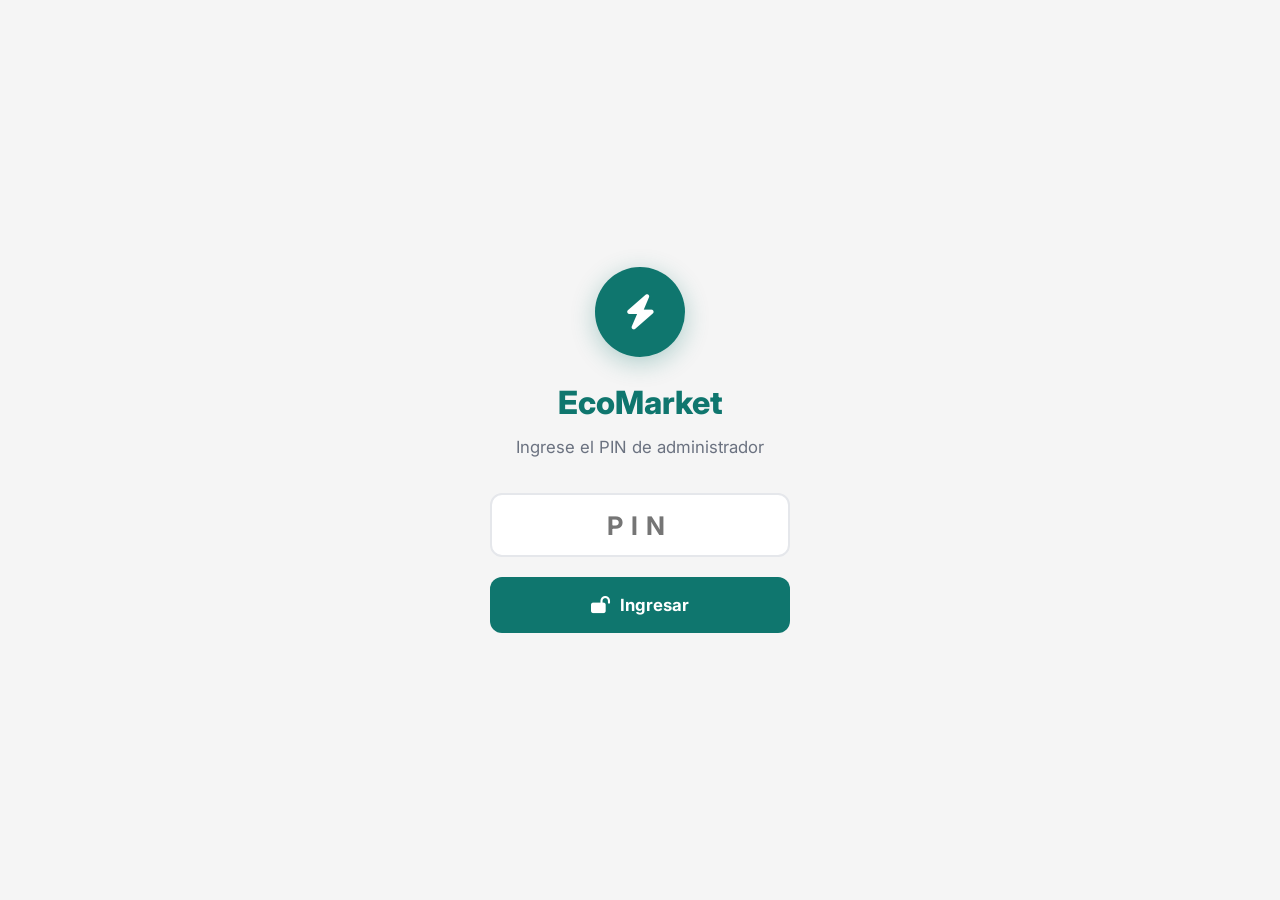
<file: admin.html>
<!DOCTYPE html>
<html lang="es">
<head>
  <meta charset="UTF-8">
  <meta name="viewport" content="width=device-width, initial-scale=1.0, maximum-scale=1.0, user-scalable=no">
  <title>EcoMarket - Admin</title>
  <link href="https://fonts.googleapis.com/css2?family=Inter:wght@400;500;600;700;800&display=swap" rel="stylesheet">
  <link rel="stylesheet" href="https://cdnjs.cloudflare.com/ajax/libs/font-awesome/6.5.1/css/all.min.css">
  <link rel="stylesheet" href="css/admin.css">
  <link rel="manifest" href="manifest.json">
  <meta name="apple-mobile-web-app-capable" content="yes">
  <meta name="apple-mobile-web-app-status-bar-style" content="black-translucent">
  <meta name="theme-color" content="#0f766e">
</head>
<body>

  <!-- ===== PIN LOGIN ===== -->
  <div id="loginView" class="view">
    <div class="login-box">
      <div class="login-logo"><i class="fas fa-bolt"></i></div>
      <h1>EcoMarket</h1>
      <p class="login-subtitle" data-i18n="admin.enterPin">Ingrese el PIN de administrador</p>
      <div id="loginAlert" class="admin-alert" style="display:none"></div>
      <input type="password" id="pinInput" class="pin-input" maxlength="20" placeholder="PIN" inputmode="numeric" autocomplete="off">
      <button class="admin-btn admin-btn-primary" onclick="verifyPin()">
        <i class="fas fa-lock-open"></i> <span data-i18n="admin.enter">Ingresar</span>
      </button>
    </div>
  </div>

  <!-- ===== ADMIN PANEL ===== -->
  <div id="panelView" class="view" style="display:none">

    <!-- Header -->
    <header class="admin-header">
      <div class="admin-header-inner">
        <div class="admin-brand">
          <i class="fas fa-bolt"></i> Eco<strong>Market</strong>
          <span class="admin-badge">Admin</span>
        </div>
        <div class="admin-header-actions">
          <div class="lang-switch">
            <button class="lang-btn active" onclick="setAdminLang('es')">ES</button>
            <button class="lang-btn" onclick="setAdminLang('en')">EN</button>
          </div>
          <button class="admin-btn-icon" onclick="adminLogout()" title="Salir">
            <i class="fas fa-sign-out-alt"></i>
          </button>
        </div>
      </div>
    </header>

    <!-- Stats -->
    <div class="stats-row">
      <div class="stat-card">
        <div class="stat-number" id="statTotal">0</div>
        <div class="stat-label" data-i18n="admin.totalProducts">Total productos</div>
      </div>
      <div class="stat-card stat-active">
        <div class="stat-number" id="statActive">0</div>
        <div class="stat-label" data-i18n="admin.active">Activos</div>
      </div>
      <div class="stat-card stat-paused">
        <div class="stat-number" id="statPaused">0</div>
        <div class="stat-label" data-i18n="admin.paused">Pausados</div>
      </div>
    </div>

    <!-- Tabs -->
    <div class="admin-tabs">
      <button class="admin-tab active" id="tabProducts" onclick="showTab('products')">
        <i class="fas fa-box"></i> <span data-i18n="admin.products">Productos</span>
      </button>
      <button class="admin-tab" id="tabAdd" onclick="showTab('add')">
        <i class="fas fa-plus-circle"></i> <span data-i18n="admin.addNew">Agregar</span>
      </button>
    </div>

    <!-- Products List -->
    <div id="productsView" class="admin-content">
      <div class="admin-search">
        <input type="text" id="adminSearch" placeholder="Buscar producto..." data-i18n-placeholder="admin.search" oninput="filterAdminProducts()">
      </div>
      <div id="adminProductsList"></div>
    </div>

    <!-- Add/Edit Form -->
    <div id="formView" class="admin-content" style="display:none">
      <h2 id="formTitle" data-i18n="admin.addProduct">Agregar producto</h2>
      <div id="formAlert" class="admin-alert" style="display:none"></div>
      <form id="adminForm" onsubmit="handleAdminSubmit(event)">
        <input type="hidden" id="editId" value="">

        <div class="admin-field">
          <label data-i18n="admin.title">Título *</label>
          <input type="text" id="fTitle" required placeholder="Ej: Tesla Model 3 2023">
        </div>

        <div class="admin-field">
          <label data-i18n="admin.price">Precio (USD) *</label>
          <input type="number" id="fPrice" required min="1" step="0.01" inputmode="decimal">
        </div>

        <div class="admin-field">
          <label data-i18n="admin.category">Categoría</label>
          <select id="fCategory">
            <option value="autos">Autos eléctricos</option>
            <option value="motos">Motos eléctricas</option>
            <option value="bicicletas">Bicicletas eléctricas</option>
            <option value="scooters">Scooters</option>
            <option value="repuestos">Repuestos</option>
            <option value="accesorios">Accesorios</option>
          </select>
        </div>

        <div class="admin-field">
          <label data-i18n="admin.condition">Condición</label>
          <select id="fCondition">
            <option value="new">Nuevo</option>
            <option value="used">Usado</option>
          </select>
        </div>

        <div class="admin-field">
          <label data-i18n="admin.brand">Marca</label>
          <input type="text" id="fBrand" placeholder="Ej: Tesla, BYD, Xiaomi">
        </div>

        <div class="admin-field">
          <label data-i18n="admin.model">Modelo</label>
          <input type="text" id="fModel" placeholder="Ej: Model 3, Dolphin">
        </div>

        <div class="admin-field">
          <label data-i18n="admin.photo">Foto</label>
          <div class="photo-upload-area">
            <button type="button" class="photo-upload-btn" onclick="document.getElementById('fPhotoFile').click()">
              <i class="fas fa-camera"></i>
              <span data-i18n="admin.takePhoto">Tomar foto o elegir imagen</span>
            </button>
            <input type="file" id="fPhotoFile" accept="image/*" capture="environment" style="display:none" onchange="handlePhotoUpload(this)">
            <div class="photo-divider"><span data-i18n="admin.orPasteUrl">o pegar URL</span></div>
            <input type="url" id="fPhoto" class="photo-url-input" placeholder="https://...">
          </div>
          <div id="photoUploading" class="photo-uploading" style="display:none">
            <i class="fas fa-spinner fa-spin"></i> <span data-i18n="admin.uploading">Subiendo foto...</span>
          </div>
          <div id="photoPreview" class="photo-preview"></div>
        </div>

        <div class="admin-field">
          <label data-i18n="admin.location">Ubicación</label>
          <input type="text" id="fLocation" placeholder="Ej: Buenos Aires, Argentina">
        </div>

        <div class="admin-field">
          <label data-i18n="admin.description">Descripción</label>
          <textarea id="fDescription" rows="4" placeholder="..."></textarea>
        </div>

        <!-- Optional fields -->
        <button type="button" class="admin-btn-link" onclick="toggleOptional()">
          <i class="fas fa-chevron-down" id="optionalIcon"></i>
          <span data-i18n="admin.moreOptions">Más opciones</span>
        </button>
        <div id="optionalFields" style="display:none">
          <div class="admin-field">
            <label data-i18n="admin.year">Año</label>
            <input type="number" id="fYear" min="2000" max="2030" inputmode="numeric">
          </div>
          <div class="admin-field">
            <label data-i18n="admin.range">Autonomía (km)</label>
            <input type="text" id="fRange" placeholder="Ej: 500">
          </div>
          <div class="admin-field">
            <label data-i18n="admin.battery">Batería</label>
            <input type="text" id="fBattery" placeholder="Ej: 60 kWh Litio">
          </div>
        </div>

        <div class="form-actions">
          <button type="submit" class="admin-btn admin-btn-primary admin-btn-lg">
            <i class="fas fa-save"></i> <span data-i18n="admin.save">Guardar</span>
          </button>
          <button type="button" class="admin-btn admin-btn-secondary admin-btn-lg" onclick="cancelForm()">
            <i class="fas fa-times"></i> <span data-i18n="admin.cancel">Cancelar</span>
          </button>
        </div>
      </form>
    </div>

  </div>

  <script src="js/admin.js"></script>
</body>
</html>
</file>
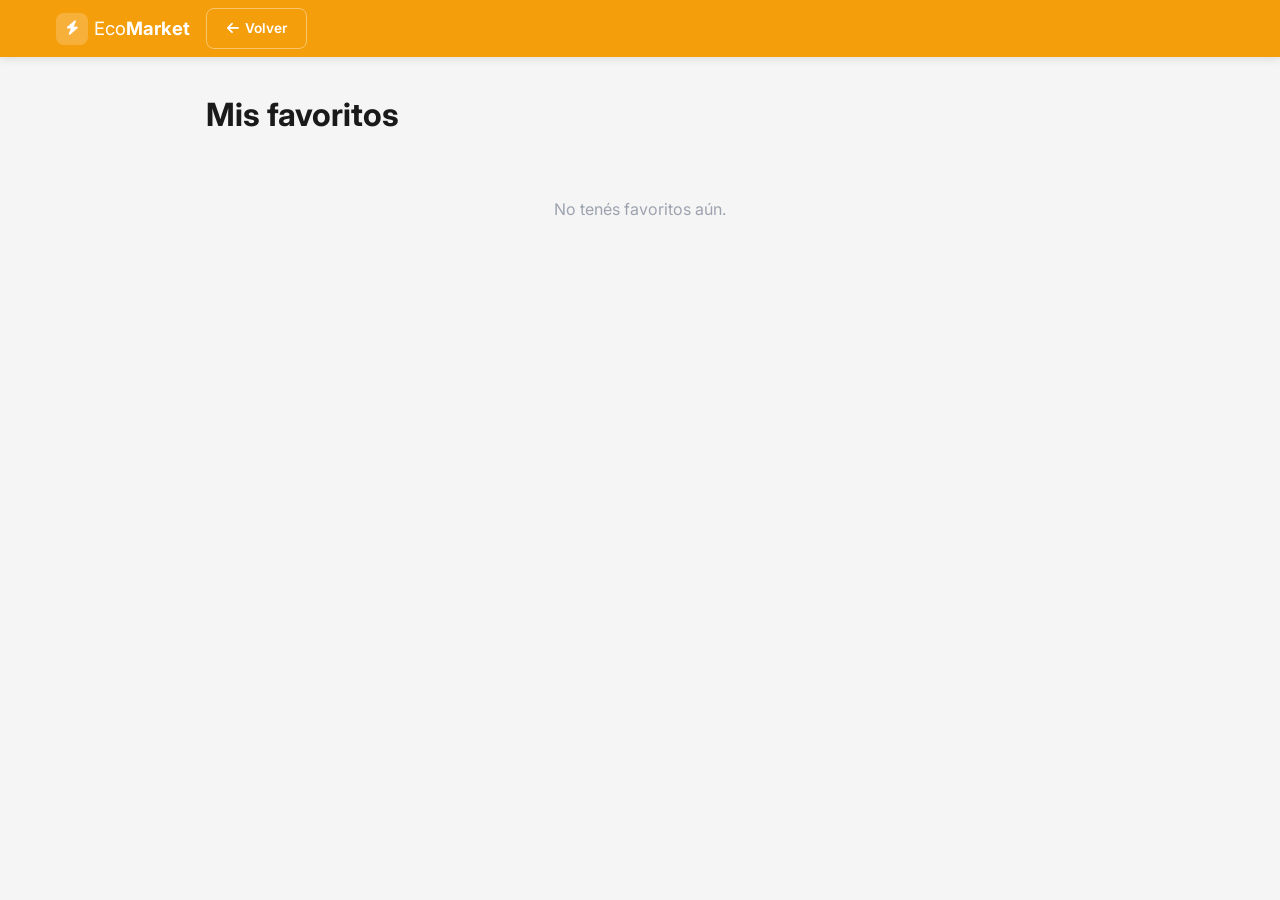
<file: favorites.html>
<!DOCTYPE html>
<html lang="es"><head><meta charset="UTF-8"><meta name="viewport" content="width=device-width,initial-scale=1.0"><title>EcoMarket - Favoritos</title>
<link href="https://fonts.googleapis.com/css2?family=Inter:wght@400;500;600;700;800&display=swap" rel="stylesheet">
<link rel="stylesheet" href="https://cdnjs.cloudflare.com/ajax/libs/font-awesome/6.5.1/css/all.min.css"><link rel="stylesheet" href="css/app.css">
<link rel="manifest" href="manifest.json"><meta name="apple-mobile-web-app-capable" content="yes"><meta name="apple-mobile-web-app-status-bar-style" content="black-translucent"><meta name="apple-mobile-web-app-title" content="EcoMarket"><link rel="apple-touch-icon" href="media/icons/icon-192.svg"><meta name="theme-color" content="#0f766e"></head>
<nav class="navbar"><div class="container nav-inner">
  <a href="/" class="nav-brand"><div class="logo-icon"><i class="fas fa-bolt"></i></div><span>Eco<strong>Market</strong></span></a>
  <div class="nav-actions"><a href="/" class="btn btn-outline" style="color:#fff;border-color:rgba(255,255,255,.4)"><i class="fas fa-arrow-left"></i> <span data-i18n="nav.back">Volver</span></a></div>
</div></nav>
<div class="my-products-page">
  <h1 data-i18n="fav.title" style="margin-bottom:1.5rem">Mis favoritos</h1>
  <div class="products-grid" id="favsGrid"></div>
</div>
<div id="productModal" class="modal" style="display:none"><div class="modal-backdrop" onclick="closeProductModal()"></div><div class="modal-content" id="modalContent"></div></div>
<script src="js/app.js"></script>
<script>if('serviceWorker' in navigator){navigator.serviceWorker.register('/sw.js').catch(function(){});}</script>
</body></html>
</file>
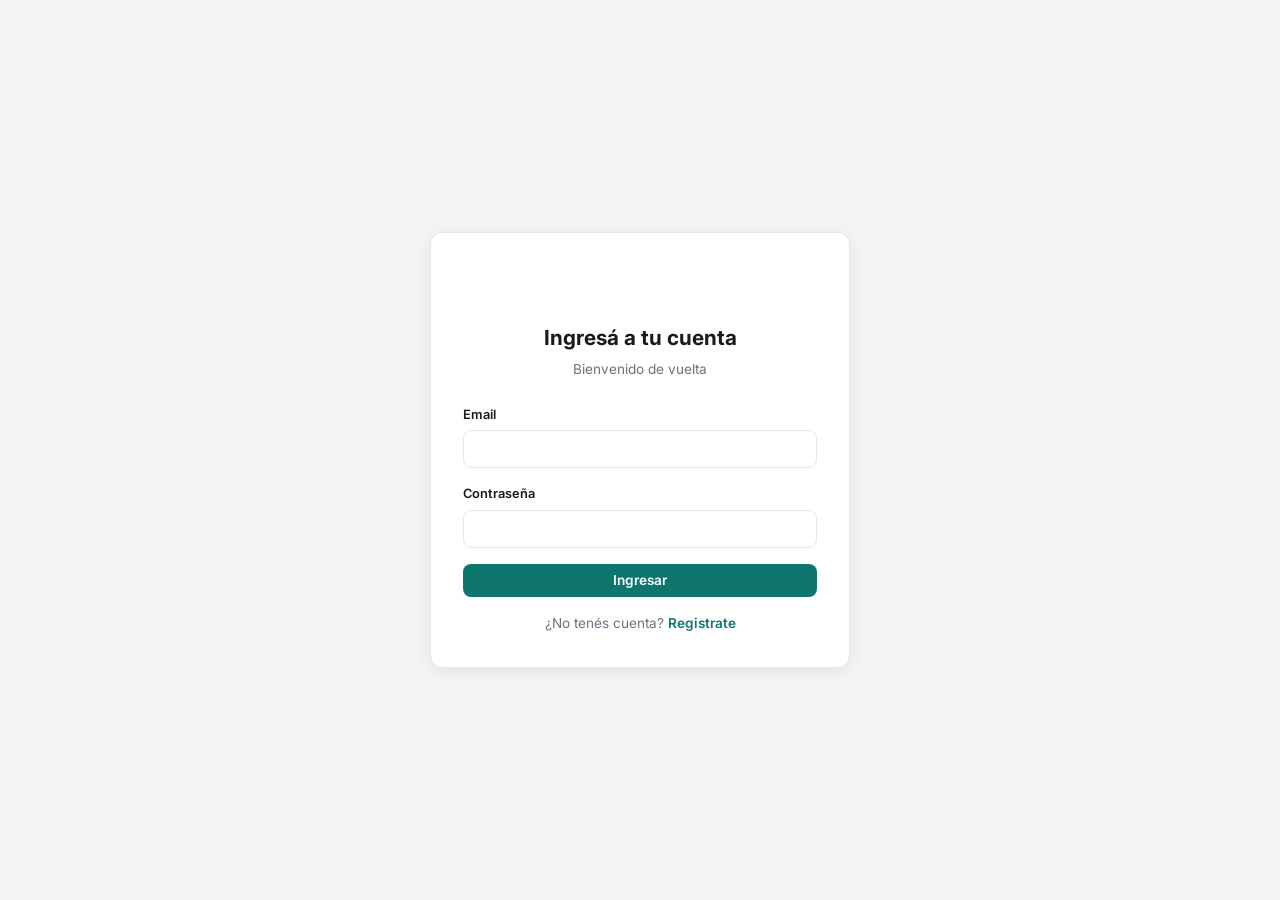
<file: login.html>
<!DOCTYPE html>
<html lang="es"><head><meta charset="UTF-8"><meta name="viewport" content="width=device-width,initial-scale=1.0"><title>EcoMarket - Ingresar</title>
<link href="https://fonts.googleapis.com/css2?family=Inter:wght@400;500;600;700;800&display=swap" rel="stylesheet">
<link rel="stylesheet" href="https://cdnjs.cloudflare.com/ajax/libs/font-awesome/6.5.1/css/all.min.css"><link rel="stylesheet" href="css/app.css">
<link rel="manifest" href="manifest.json"><meta name="apple-mobile-web-app-capable" content="yes"><meta name="apple-mobile-web-app-status-bar-style" content="black-translucent"><meta name="apple-mobile-web-app-title" content="EcoMarket"><link rel="apple-touch-icon" href="media/icons/icon-192.svg"><meta name="theme-color" content="#0f766e"></head>
<div class="auth-page"><div class="auth-card">
  <div class="logo"><a href="/" class="nav-brand" style="justify-content:center"><div class="logo-icon"><i class="fas fa-bolt"></i></div><span>Eco<strong>Market</strong></span></a></div>
  <h2 data-i18n="login.title">Ingresá a tu cuenta</h2><p class="subtitle" data-i18n="login.subtitle">Bienvenido de vuelta</p>
  <div id="loginAlert" class="alert"></div>
  <form onsubmit="handleLogin(event)">
    <div class="form-group"><label data-i18n="reg.email">Email</label><input type="email" name="email" required></div>
    <div class="form-group"><label data-i18n="reg.password">Contraseña</label><input type="password" name="password" required></div>
    <button type="submit" class="btn btn-primary" style="width:100%;justify-content:center" data-i18n="login.btn">Ingresar</button>
  </form>
  <p class="auth-link"><span data-i18n="login.no">¿No tenés cuenta?</span> <a href="register.html" data-i18n="login.register">Registrate</a></p>
</div></div>
<script src="js/app.js"></script>
<script>if('serviceWorker' in navigator){navigator.serviceWorker.register('/sw.js').catch(function(){});}</script>
</body></html>
</file>
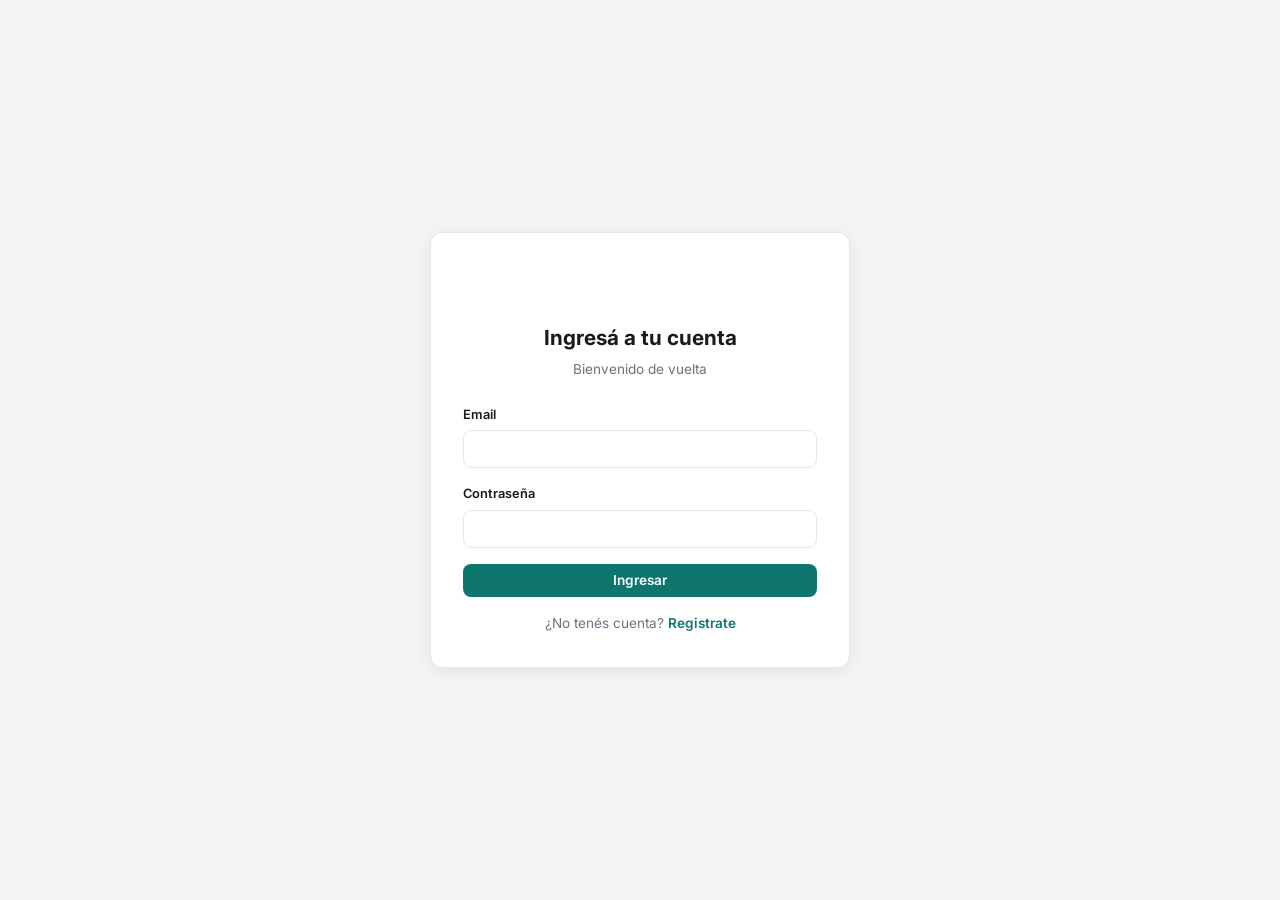
<file: my-products.html>
<!DOCTYPE html>
<html lang="es"><head><meta charset="UTF-8"><meta name="viewport" content="width=device-width,initial-scale=1.0"><title>EcoMarket - Mis publicaciones</title>
<link href="https://fonts.googleapis.com/css2?family=Inter:wght@400;500;600;700;800&display=swap" rel="stylesheet">
<link rel="stylesheet" href="https://cdnjs.cloudflare.com/ajax/libs/font-awesome/6.5.1/css/all.min.css"><link rel="stylesheet" href="css/app.css">
<link rel="manifest" href="manifest.json"><meta name="apple-mobile-web-app-capable" content="yes"><meta name="apple-mobile-web-app-status-bar-style" content="black-translucent"><meta name="apple-mobile-web-app-title" content="EcoMarket"><link rel="apple-touch-icon" href="media/icons/icon-192.svg"><meta name="theme-color" content="#0f766e"></head>
<nav class="navbar"><div class="container nav-inner">
  <a href="/" class="nav-brand"><div class="logo-icon"><i class="fas fa-bolt"></i></div><span>Eco<strong>Market</strong></span></a>
  <div class="nav-actions"><a href="/" class="btn btn-outline" style="color:#fff;border-color:rgba(255,255,255,.4)"><i class="fas fa-arrow-left"></i> <span data-i18n="nav.back">Volver</span></a></div>
</div></nav>
<div class="my-products-page">
  <h1 data-i18n="my.title" style="margin-bottom:1.5rem">Mis publicaciones</h1>
  <div id="myProductsGrid"></div>
</div>
<script src="js/app.js"></script>
<script>if(!getUser())location.href='login.html';</script>
<script>if('serviceWorker' in navigator){navigator.serviceWorker.register('/sw.js').catch(function(){});}</script>
</body></html>
</file>
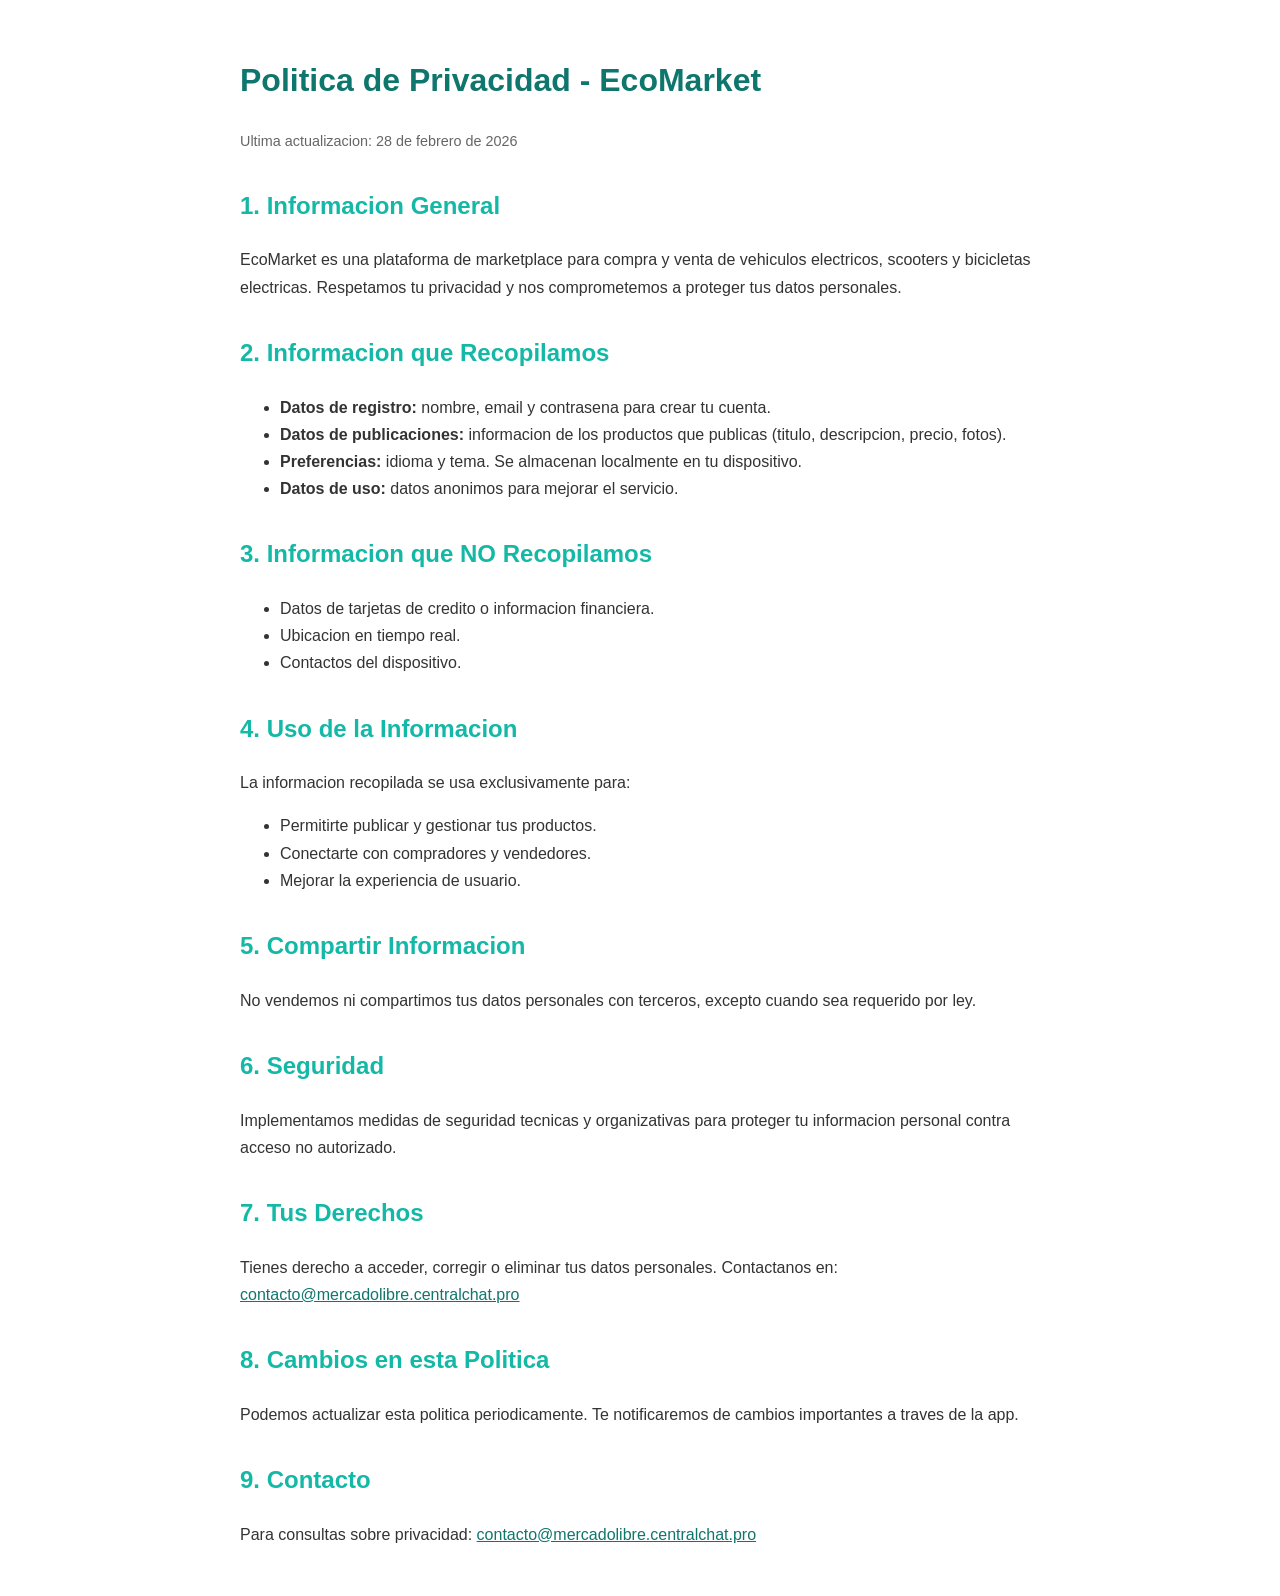
<file: privacy.html>
<!DOCTYPE html>
<html lang="es">
<head>
  <meta charset="UTF-8">
  <meta name="viewport" content="width=device-width, initial-scale=1.0">
  <title>EcoMarket - Politica de Privacidad</title>
  <style>
    body { font-family: Arial, sans-serif; max-width: 800px; margin: 0 auto; padding: 2rem 1rem; color: #333; line-height: 1.7; }
    h1 { color: #0f766e; }
    h2 { color: #14b8a6; margin-top: 2rem; }
    a { color: #0f766e; }
    .update { color: #666; font-size: 0.9rem; }
  </style>
</head>
<body>
  <h1>Politica de Privacidad - EcoMarket</h1>
  <p class="update">Ultima actualizacion: 28 de febrero de 2026</p>

  <h2>1. Informacion General</h2>
  <p>EcoMarket es una plataforma de marketplace para compra y venta de vehiculos electricos, scooters y bicicletas electricas. Respetamos tu privacidad y nos comprometemos a proteger tus datos personales.</p>

  <h2>2. Informacion que Recopilamos</h2>
  <ul>
    <li><strong>Datos de registro:</strong> nombre, email y contrasena para crear tu cuenta.</li>
    <li><strong>Datos de publicaciones:</strong> informacion de los productos que publicas (titulo, descripcion, precio, fotos).</li>
    <li><strong>Preferencias:</strong> idioma y tema. Se almacenan localmente en tu dispositivo.</li>
    <li><strong>Datos de uso:</strong> datos anonimos para mejorar el servicio.</li>
  </ul>

  <h2>3. Informacion que NO Recopilamos</h2>
  <ul>
    <li>Datos de tarjetas de credito o informacion financiera.</li>
    <li>Ubicacion en tiempo real.</li>
    <li>Contactos del dispositivo.</li>
  </ul>

  <h2>4. Uso de la Informacion</h2>
  <p>La informacion recopilada se usa exclusivamente para:</p>
  <ul>
    <li>Permitirte publicar y gestionar tus productos.</li>
    <li>Conectarte con compradores y vendedores.</li>
    <li>Mejorar la experiencia de usuario.</li>
  </ul>

  <h2>5. Compartir Informacion</h2>
  <p>No vendemos ni compartimos tus datos personales con terceros, excepto cuando sea requerido por ley.</p>

  <h2>6. Seguridad</h2>
  <p>Implementamos medidas de seguridad tecnicas y organizativas para proteger tu informacion personal contra acceso no autorizado.</p>

  <h2>7. Tus Derechos</h2>
  <p>Tienes derecho a acceder, corregir o eliminar tus datos personales. Contactanos en: <a href="mailto:contacto@mercadolibre.centralchat.pro">contacto@mercadolibre.centralchat.pro</a></p>

  <h2>8. Cambios en esta Politica</h2>
  <p>Podemos actualizar esta politica periodicamente. Te notificaremos de cambios importantes a traves de la app.</p>

  <h2>9. Contacto</h2>
  <p>Para consultas sobre privacidad: <a href="mailto:contacto@mercadolibre.centralchat.pro">contacto@mercadolibre.centralchat.pro</a></p>
</body>
</html>
</file>
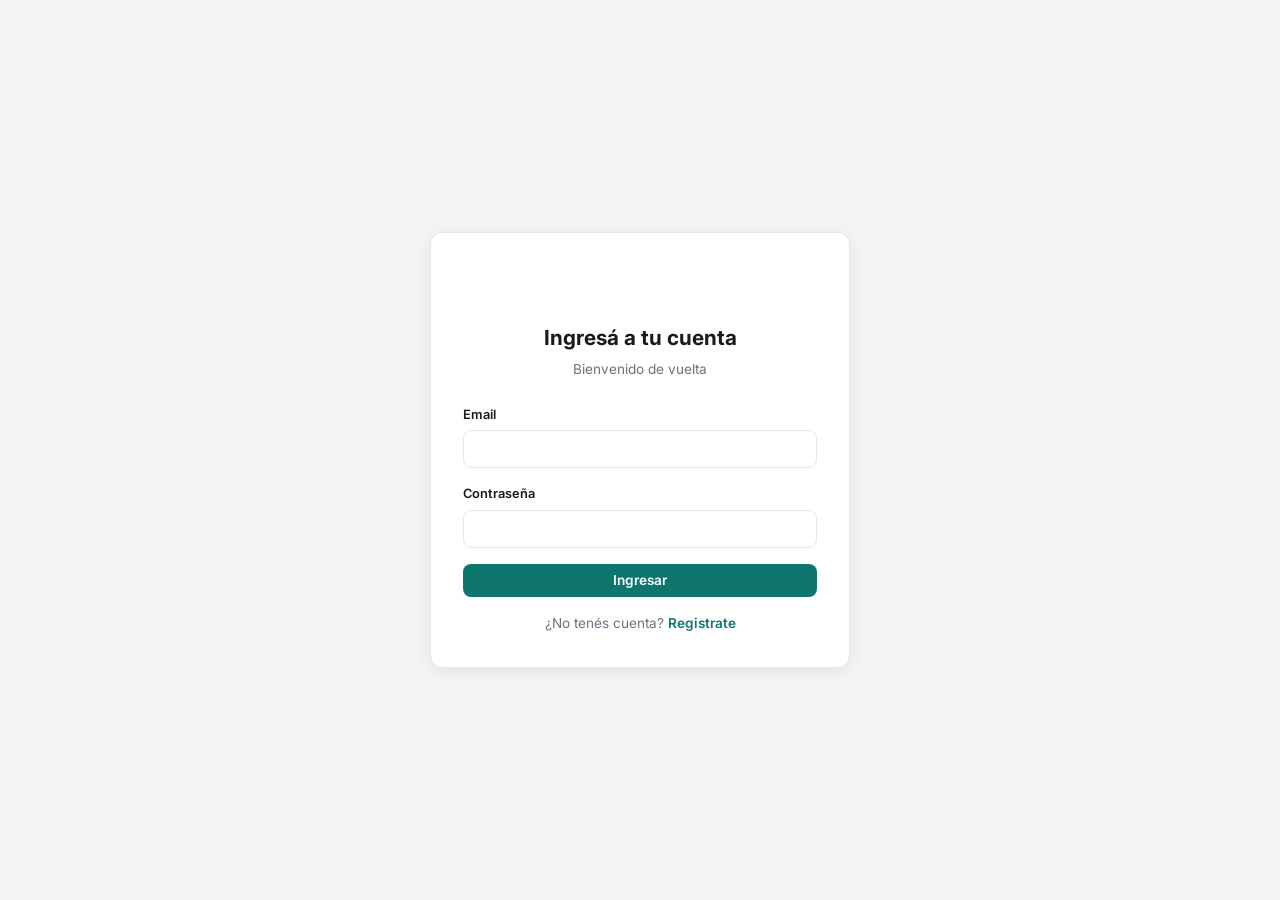
<file: publish.html>
<!DOCTYPE html>
<html lang="es"><head><meta charset="UTF-8"><meta name="viewport" content="width=device-width,initial-scale=1.0"><title>EcoMarket - Publicar</title>
<link href="https://fonts.googleapis.com/css2?family=Inter:wght@400;500;600;700;800&display=swap" rel="stylesheet">
<link rel="stylesheet" href="https://cdnjs.cloudflare.com/ajax/libs/font-awesome/6.5.1/css/all.min.css"><link rel="stylesheet" href="css/app.css">
<link rel="manifest" href="manifest.json"><meta name="apple-mobile-web-app-capable" content="yes"><meta name="apple-mobile-web-app-status-bar-style" content="black-translucent"><meta name="apple-mobile-web-app-title" content="EcoMarket"><link rel="apple-touch-icon" href="media/icons/icon-192.svg"><meta name="theme-color" content="#0f766e"></head>
<nav class="navbar"><div class="container nav-inner">
  <a href="/" class="nav-brand"><div class="logo-icon"><i class="fas fa-bolt"></i></div><span>Eco<strong>Market</strong></span></a>
</div></nav>
<div class="publish-page">
  <h1 data-i18n="pub.title">Publicar producto</h1>
  <div class="publish-card">
    <div id="pubAlert" class="alert"></div>
    <form onsubmit="handlePublish(event)">
      <div class="form-group"><label data-i18n="pub.prodTitle">Título</label><input type="text" name="prodTitle" required placeholder="Ej: Tesla Model 3 2023 - Autonomía 500km"></div>
      <div class="form-row">
        <div class="form-group"><label data-i18n="pub.price">Precio (USD)</label><input type="number" name="price" required min="1" step="0.01"></div>
        <div class="form-group"><label data-i18n="pub.category">Categoría</label>
          <select name="category" required>
            <option value="autos" data-i18n="pub.catAutos">Autos eléctricos</option><option value="motos" data-i18n="pub.catMotos">Motos eléctricas</option>
            <option value="bicicletas" data-i18n="pub.catBikes">Bicicletas eléctricas</option><option value="scooters" data-i18n="pub.catScooters">Scooters</option>
            <option value="repuestos" data-i18n="pub.catParts">Repuestos</option><option value="accesorios" data-i18n="pub.catAccs">Accesorios</option>
          </select>
        </div>
      </div>
      <div class="form-row">
        <div class="form-group"><label data-i18n="pub.condition">Condición</label>
          <select name="condition"><option value="new" data-i18n="pub.new">Nuevo</option><option value="used" data-i18n="pub.used">Usado</option></select>
        </div>
        <div class="form-group"><label data-i18n="pub.brand">Marca</label><input type="text" name="brand" placeholder="Ej: Tesla, BYD, Xiaomi"></div>
      </div>
      <div class="form-row">
        <div class="form-group"><label data-i18n="pub.model">Modelo</label><input type="text" name="model"></div>
        <div class="form-group"><label data-i18n="pub.year">Año</label><input type="number" name="year" min="2000" max="2030"></div>
      </div>
      <div class="form-row">
        <div class="form-group"><label data-i18n="pub.range">Autonomía (km)</label><input type="text" name="range_km" placeholder="Ej: 500"></div>
        <div class="form-group"><label data-i18n="pub.battery">Batería</label><input type="text" name="battery" placeholder="Ej: 60 kWh Litio"></div>
      </div>
      <div class="form-group"><label data-i18n="pub.location">Ubicación</label><input type="text" name="location" placeholder="Ej: Buenos Aires, Argentina"></div>
      <div class="form-group"><label data-i18n="pub.desc">Descripción</label><textarea name="description" rows="5" placeholder="Describí tu producto en detalle..."></textarea></div>
      <button type="submit" class="btn btn-primary" style="width:100%;justify-content:center" data-i18n="pub.btn">Publicar</button>
    </form>
  </div>
</div>
<script src="js/app.js"></script>
<script>if(!getUser())location.href='login.html';</script>
<script>if('serviceWorker' in navigator){navigator.serviceWorker.register('/sw.js').catch(function(){});}</script>
</body></html>
</file>
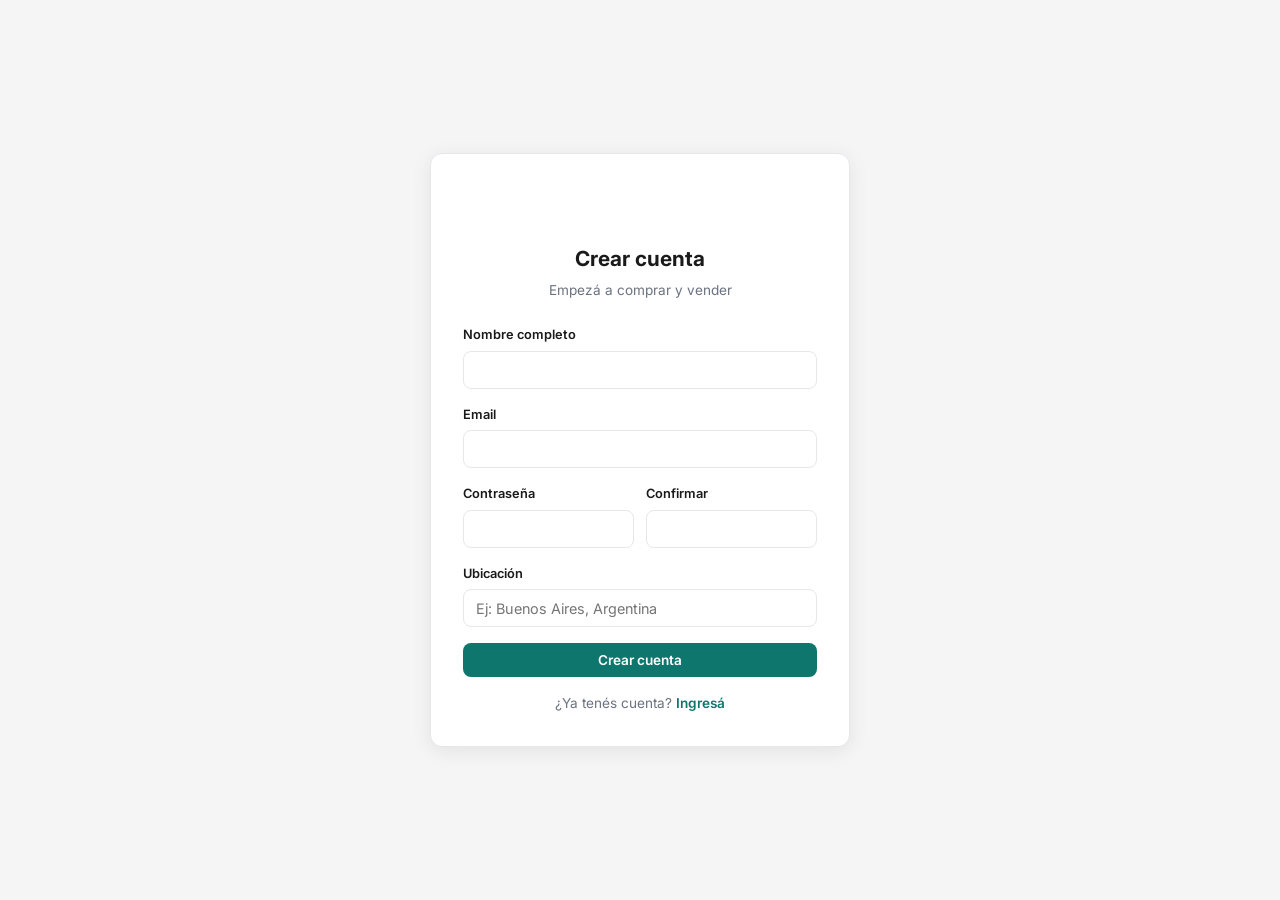
<file: register.html>
<!DOCTYPE html>
<html lang="es"><head><meta charset="UTF-8"><meta name="viewport" content="width=device-width,initial-scale=1.0"><title>EcoMarket - Registrarse</title>
<link href="https://fonts.googleapis.com/css2?family=Inter:wght@400;500;600;700;800&display=swap" rel="stylesheet">
<link rel="stylesheet" href="https://cdnjs.cloudflare.com/ajax/libs/font-awesome/6.5.1/css/all.min.css"><link rel="stylesheet" href="css/app.css">
<link rel="manifest" href="manifest.json"><meta name="apple-mobile-web-app-capable" content="yes"><meta name="apple-mobile-web-app-status-bar-style" content="black-translucent"><meta name="apple-mobile-web-app-title" content="EcoMarket"><link rel="apple-touch-icon" href="media/icons/icon-192.svg"><meta name="theme-color" content="#0f766e"></head>
<div class="auth-page"><div class="auth-card">
  <div class="logo"><a href="/" class="nav-brand" style="justify-content:center"><div class="logo-icon"><i class="fas fa-bolt"></i></div><span>Eco<strong>Market</strong></span></a></div>
  <h2 data-i18n="reg.title">Crear cuenta</h2><p class="subtitle" data-i18n="reg.subtitle">Empezá a comprar y vender</p>
  <div id="regAlert" class="alert"></div>
  <form onsubmit="handleRegister(event)">
    <div class="form-group"><label data-i18n="reg.name">Nombre completo</label><input type="text" name="name" required></div>
    <div class="form-group"><label data-i18n="reg.email">Email</label><input type="email" name="email" required></div>
    <div class="form-row">
      <div class="form-group"><label data-i18n="reg.password">Contraseña</label><input type="password" name="password" required minlength="6"></div>
      <div class="form-group"><label data-i18n="reg.confirm">Confirmar</label><input type="password" name="confirm" required></div>
    </div>
    <div class="form-group"><label data-i18n="pub.location">Ubicación</label><input type="text" name="location" placeholder="Ej: Buenos Aires, Argentina"></div>
    <button type="submit" class="btn btn-primary" style="width:100%;justify-content:center" data-i18n="reg.btn">Crear cuenta</button>
  </form>
  <p class="auth-link"><span data-i18n="reg.has">¿Ya tenés cuenta?</span> <a href="login.html" data-i18n="reg.login">Ingresá</a></p>
</div></div>
<script src="js/app.js"></script>
<script>if('serviceWorker' in navigator){navigator.serviceWorker.register('/sw.js').catch(function(){});}</script>
</body></html>
</file>
<file: css/admin.css>
/* ===== EcoMarket Admin Panel - Mobile-First ===== */
*{margin:0;padding:0;box-sizing:border-box}
html{scroll-behavior:smooth}
:root{
  --primary:#0f766e;--primary-dark:#065f46;--primary-light:#14b8a6;
  --accent:#f59e0b;--accent-dark:#d97706;
  --success:#22c55e;--danger:#ef4444;--warning:#f59e0b;
  --bg:#f5f5f5;--surface:#ffffff;
  --text:#1a1a1a;--text-secondary:#6b7280;--gray:#9ca3af;
  --border:#e5e7eb;--shadow:rgba(0,0,0,0.08);--radius:12px;
}
body{
  font-family:'Inter',sans-serif;background:var(--bg);color:var(--text);
  line-height:1.6;-webkit-font-smoothing:antialiased;font-size:16px;
}

/* ===== VIEW MANAGEMENT ===== */
.view{min-height:100vh;min-height:100dvh}

/* ===== LOGIN SCREEN ===== */
.login-box{
  display:flex;flex-direction:column;align-items:center;justify-content:center;
  min-height:100vh;min-height:100dvh;padding:2rem;text-align:center;
}
.login-logo{
  width:90px;height:90px;border-radius:50%;
  background:var(--primary);color:#fff;font-size:2.2rem;
  display:flex;align-items:center;justify-content:center;
  margin-bottom:1.25rem;box-shadow:0 6px 24px rgba(15,118,110,.3);
}
.login-box h1{font-size:2rem;font-weight:800;margin-bottom:.4rem;color:var(--primary)}
.login-subtitle{color:var(--text-secondary);font-size:1.05rem;margin-bottom:2rem}
.pin-input{
  width:100%;max-width:300px;height:64px;
  text-align:center;font-size:1.6rem;font-weight:700;
  border:2px solid var(--border);border-radius:var(--radius);
  letter-spacing:.5rem;margin-bottom:1.25rem;font-family:inherit;
}
.pin-input:focus{outline:none;border-color:var(--primary);box-shadow:0 0 0 3px rgba(15,118,110,.15)}

/* ===== BUTTONS ===== */
.admin-btn{
  display:inline-flex;align-items:center;justify-content:center;gap:.6rem;
  padding:.9rem 1.5rem;border-radius:var(--radius);font-weight:700;
  font-size:1.05rem;cursor:pointer;border:none;font-family:inherit;
  transition:all .2s;width:100%;max-width:300px;min-height:56px;
}
.admin-btn-primary{background:var(--primary);color:#fff}
.admin-btn-primary:hover,.admin-btn-primary:active{background:var(--primary-dark)}
.admin-btn-secondary{background:var(--border);color:var(--text)}
.admin-btn-lg{min-height:58px;font-size:1.1rem}
.admin-btn-icon{
  width:46px;height:46px;border-radius:50%;background:none;border:none;
  color:#fff;font-size:1.3rem;cursor:pointer;
  display:flex;align-items:center;justify-content:center;
}
.admin-btn-icon:hover,.admin-btn-icon:active{background:rgba(255,255,255,.2)}
.admin-btn-link{
  background:none;border:none;color:var(--primary);font-size:1rem;
  font-weight:600;cursor:pointer;padding:.75rem 0;font-family:inherit;
  display:flex;align-items:center;gap:.5rem;
}

/* ===== HEADER ===== */
.admin-header{
  background:var(--primary);color:#fff;padding:.75rem 1rem;
  position:sticky;top:0;z-index:100;box-shadow:0 2px 8px rgba(0,0,0,.15);
}
.admin-header-inner{display:flex;align-items:center;justify-content:space-between}
.admin-brand{font-size:1.15rem;font-weight:700;display:flex;align-items:center;gap:.5rem}
.admin-badge{
  background:rgba(255,255,255,.2);padding:2px 8px;border-radius:4px;
  font-size:.7rem;font-weight:600;text-transform:uppercase;
}
.admin-header-actions{display:flex;align-items:center;gap:.5rem}
.lang-switch{display:flex;gap:2px}
.lang-btn{
  background:transparent;border:1px solid rgba(255,255,255,.4);
  color:rgba(255,255,255,.7);padding:4px 10px;font-size:.8rem;
  cursor:pointer;border-radius:6px;font-weight:600;font-family:inherit;
}
.lang-btn.active{background:#fff;color:var(--primary);border-color:#fff}

/* ===== STATS ===== */
.stats-row{display:grid;grid-template-columns:repeat(3,1fr);gap:.5rem;padding:.75rem 1rem}
.stat-card{
  background:var(--surface);border-radius:var(--radius);padding:.7rem .5rem;
  text-align:center;border:1px solid var(--border);
}
.stat-number{font-size:1.7rem;font-weight:800;color:var(--text)}
.stat-label{font-size:.72rem;color:var(--text-secondary);font-weight:500}
.stat-active .stat-number{color:var(--success)}
.stat-paused .stat-number{color:var(--warning)}

/* ===== TABS ===== */
.admin-tabs{
  display:flex;background:var(--surface);border-bottom:2px solid var(--border);
  position:sticky;top:53px;z-index:99;
}
.admin-tab{
  flex:1;display:flex;align-items:center;justify-content:center;gap:.5rem;
  padding:1rem;font-size:1.05rem;font-weight:600;cursor:pointer;
  border:none;background:none;color:var(--gray);font-family:inherit;
  border-bottom:3px solid transparent;transition:all .2s;
}
.admin-tab.active{color:var(--primary);border-bottom-color:var(--primary);background:rgba(15,118,110,.04)}
.admin-tab i{font-size:1.15rem}

/* ===== CONTENT ===== */
.admin-content{padding:1rem}
.admin-search{margin-bottom:1rem}
.admin-search input{
  width:100%;height:54px;padding:0 1rem;font-size:1.05rem;
  border:2px solid var(--border);border-radius:var(--radius);
  font-family:inherit;background:var(--surface);
}
.admin-search input:focus{outline:none;border-color:var(--primary);box-shadow:0 0 0 3px rgba(15,118,110,.1)}

/* ===== PRODUCT CARDS ===== */
.admin-product{
  background:var(--surface);border-radius:var(--radius);border:1px solid var(--border);
  margin-bottom:.75rem;overflow:hidden;
}
.admin-product-main{display:flex;gap:.75rem;padding:.75rem;align-items:center}
.admin-product-img{
  width:72px;height:72px;border-radius:8px;object-fit:cover;flex-shrink:0;
  background:#f0f0f0;
}
.admin-product-info{flex:1;min-width:0}
.admin-product-title{
  font-size:.95rem;font-weight:600;line-height:1.3;
  display:-webkit-box;-webkit-line-clamp:2;-webkit-box-orient:vertical;overflow:hidden;
}
.admin-product-price{font-size:1.1rem;font-weight:800;color:var(--primary);margin-top:.2rem}
.admin-product-meta{font-size:.75rem;color:var(--text-secondary);margin-top:.15rem;display:flex;align-items:center;gap:.4rem;flex-wrap:wrap}
.admin-product-status{
  display:inline-block;padding:2px 8px;border-radius:4px;font-size:.7rem;
  font-weight:700;text-transform:uppercase;
}
.status-active{background:rgba(34,197,94,.12);color:var(--success)}
.status-paused{background:rgba(245,158,11,.12);color:var(--warning)}
.admin-product-actions{display:flex;gap:.4rem;padding:0 .75rem .75rem}
.admin-product-actions button{
  flex:1;display:flex;align-items:center;justify-content:center;gap:.35rem;
  padding:.55rem .3rem;border-radius:8px;font-size:.82rem;font-weight:600;
  cursor:pointer;border:none;font-family:inherit;min-height:46px;
  transition:opacity .15s;
}
.admin-product-actions button:active{opacity:.7}
.btn-edit{background:rgba(15,118,110,.1);color:var(--primary)}
.btn-toggle{background:rgba(245,158,11,.1);color:var(--accent-dark)}
.btn-delete{background:rgba(239,68,68,.08);color:var(--danger)}

/* ===== FORM ===== */
#formView h2{font-size:1.3rem;font-weight:700;margin-bottom:1.25rem}
.admin-field{margin-bottom:1.1rem}
.admin-field label{
  display:block;font-size:.95rem;font-weight:600;margin-bottom:.4rem;color:var(--text);
}
.admin-field input,.admin-field select,.admin-field textarea{
  width:100%;padding:.8rem 1rem;font-size:1.05rem;
  border:2px solid var(--border);border-radius:var(--radius);
  font-family:inherit;background:var(--surface);min-height:54px;
  -webkit-appearance:none;
}
.admin-field select{background-image:url("data:image/svg+xml,%3Csvg xmlns='http://www.w3.org/2000/svg' width='12' height='12' viewBox='0 0 12 12'%3E%3Cpath fill='%236b7280' d='M6 8L1 3h10z'/%3E%3C/svg%3E");background-repeat:no-repeat;background-position:right 1rem center;padding-right:2.5rem}
.admin-field textarea{min-height:110px;resize:vertical}
.admin-field input:focus,.admin-field select:focus,.admin-field textarea:focus{
  outline:none;border-color:var(--primary);box-shadow:0 0 0 3px rgba(15,118,110,.1);
}
/* Photo upload area */
.photo-upload-area{display:flex;flex-direction:column;gap:.75rem}
.photo-upload-btn{
  display:flex;align-items:center;justify-content:center;gap:.75rem;
  width:100%;min-height:64px;padding:1rem;
  background:rgba(15,118,110,.06);border:2px dashed var(--primary);
  border-radius:var(--radius);color:var(--primary);
  font-size:1.05rem;font-weight:600;cursor:pointer;font-family:inherit;
  transition:all .2s;
}
.photo-upload-btn:active{background:rgba(15,118,110,.12)}
.photo-upload-btn i{font-size:1.4rem}
.photo-divider{
  display:flex;align-items:center;gap:.75rem;
  color:var(--gray);font-size:.85rem;font-weight:500;
}
.photo-divider::before,.photo-divider::after{
  content:'';flex:1;height:1px;background:var(--border);
}
.photo-url-input{
  width:100%;padding:.6rem 1rem;font-size:.95rem;
  border:2px solid var(--border);border-radius:var(--radius);
  font-family:inherit;background:var(--surface);min-height:48px;
}
.photo-url-input:focus{outline:none;border-color:var(--primary);box-shadow:0 0 0 3px rgba(15,118,110,.1)}
.photo-uploading{
  display:flex;align-items:center;gap:.5rem;padding:.6rem;
  color:var(--primary);font-size:.9rem;font-weight:500;margin-top:.5rem;
}
.photo-preview{margin-top:.5rem;position:relative;display:inline-block}
.photo-preview img{width:100px;height:100px;object-fit:cover;border-radius:10px;border:2px solid var(--border)}
.photo-preview .photo-remove{
  position:absolute;top:-6px;right:-6px;width:28px;height:28px;
  border-radius:50%;background:var(--danger);color:#fff;border:none;
  font-size:.75rem;cursor:pointer;display:flex;align-items:center;justify-content:center;
}
.form-actions{display:flex;flex-direction:column;gap:.75rem;margin-top:1.75rem}
.form-actions .admin-btn{max-width:100%}

/* ===== ALERT ===== */
.admin-alert{
  padding:.75rem 1rem;border-radius:var(--radius);margin-bottom:1rem;
  font-size:.95rem;font-weight:500;text-align:center;
}
.admin-alert-error{background:rgba(239,68,68,.1);color:var(--danger);border:1px solid rgba(239,68,68,.2)}
.admin-alert-success{background:rgba(34,197,94,.1);color:var(--success);border:1px solid rgba(34,197,94,.2)}

/* ===== EMPTY STATE ===== */
.admin-empty{text-align:center;padding:3rem 1rem;color:var(--gray)}
.admin-empty i{font-size:2.5rem;display:block;margin-bottom:.75rem;opacity:.4}
.admin-empty p{font-size:1.05rem}

/* ===== LOADING ===== */
.admin-loading{text-align:center;padding:3rem;color:var(--gray)}
.admin-loading i{font-size:2rem}

/* ===== CONFIRM DIALOG ===== */
.admin-overlay{
  position:fixed;top:0;left:0;width:100%;height:100%;z-index:200;
  background:rgba(0,0,0,.5);display:flex;align-items:center;justify-content:center;
  padding:1.5rem;
}
.admin-dialog{
  background:var(--surface);border-radius:16px;padding:2rem;
  max-width:360px;width:100%;text-align:center;
}
.admin-dialog h3{font-size:1.15rem;margin-bottom:.5rem}
.admin-dialog p{color:var(--text-secondary);font-size:.95rem;margin-bottom:1.5rem}
.admin-dialog-actions{display:flex;gap:.75rem}
.admin-dialog-actions button{
  flex:1;min-height:52px;border-radius:var(--radius);font-weight:700;
  font-size:1rem;cursor:pointer;border:none;font-family:inherit;
  transition:opacity .15s;
}
.admin-dialog-actions button:active{opacity:.7}

/* ===== DESKTOP ENHANCEMENTS ===== */
@media(min-width:600px){
  .stats-row{max-width:520px;margin:0 auto;padding:1rem}
  .admin-content{max-width:620px;margin:0 auto;padding:1.5rem}
  .admin-tabs{max-width:420px;margin:0 auto}
  .admin-product-img{width:90px;height:90px}
  .admin-product-title{font-size:1.05rem}
  .admin-product-price{font-size:1.2rem}
  .form-actions{flex-direction:row}
  .form-actions .admin-btn{flex:1}
}
</file>
<file: css/app.css>
/* ===== EcoMarket - Styles ===== */
*{margin:0;padding:0;box-sizing:border-box}
html{scroll-behavior:smooth}
:root{
  --primary:#0f766e;--primary-dark:#065f46;--primary-light:#14b8a6;
  --accent:#f59e0b;--accent-dark:#d97706;
  --success:#22c55e;--danger:#ef4444;
  --bg:#f5f5f5;--bg-alt:#ffffff;--surface:#ffffff;
  --text:#1a1a1a;--text-secondary:#6b7280;--gray:#9ca3af;
  --border:#e5e7eb;--shadow:rgba(0,0,0,0.08);--radius:8px;
}
body{font-family:'Inter',sans-serif;background:var(--bg);color:var(--text);line-height:1.6;-webkit-font-smoothing:antialiased}
.container{max-width:1200px;margin:0 auto;padding:0 1rem}
a{text-decoration:none;color:inherit}
.btn{display:inline-flex;align-items:center;gap:.4rem;padding:.55rem 1.2rem;border-radius:var(--radius);font-weight:600;font-size:.85rem;cursor:pointer;border:none;font-family:inherit;transition:all .2s}
.btn-primary{background:var(--primary);color:#fff}
.btn-primary:hover{background:var(--primary-dark)}
.btn-sell{background:var(--accent);color:#fff;border-radius:var(--radius);font-weight:700}
.btn-sell:hover{background:var(--accent-dark)}
.btn-outline{background:transparent;border:1px solid var(--border);color:var(--text)}
.btn-outline:hover{border-color:var(--primary);color:var(--primary)}
.btn-danger{background:var(--danger);color:#fff}

/* Topbar */
.topbar{background:#1a1a1a;color:#ccc;font-size:.75rem;padding:.35rem 0}
.topbar-inner{display:flex;justify-content:space-between;align-items:center}
.topbar-right{display:flex;align-items:center;gap:1rem}
.topbar-right a{color:#ccc;margin-left:.75rem;font-weight:500}
.topbar-right a:hover{color:#fff}
.lang-switch{display:flex;gap:2px}
.lang-btn{background:transparent;border:1px solid #555;color:#aaa;padding:2px 6px;font-size:.65rem;cursor:pointer;border-radius:4px;font-weight:600;font-family:inherit}
.lang-btn.active{background:var(--primary);color:#fff;border-color:var(--primary)}

/* Navbar */
.navbar{background:var(--accent);padding:.5rem 0;position:sticky;top:0;z-index:100;box-shadow:0 2px 8px rgba(0,0,0,.1)}
.nav-inner{display:flex;align-items:center;gap:1rem}
.nav-brand{display:flex;align-items:center;gap:.4rem;color:#fff;font-size:1.15rem;white-space:nowrap}
.logo-icon{width:32px;height:32px;border-radius:8px;background:rgba(255,255,255,.2);display:flex;align-items:center;justify-content:center;color:#fff;font-size:.9rem}
.search-bar{flex:1;display:flex;background:#fff;border-radius:var(--radius);overflow:hidden;height:40px}
.search-bar input{flex:1;border:none;padding:0 .75rem;font-size:.9rem;font-family:inherit;min-width:0}
.search-bar input:focus{outline:none}
.search-bar select{border:none;border-left:1px solid var(--border);padding:0 .5rem;font-size:.8rem;font-family:inherit;background:#fafafa;color:var(--text-secondary);max-width:160px}
.search-bar button{background:var(--primary);color:#fff;border:none;padding:0 1rem;cursor:pointer;font-size:1rem}
.search-bar button:hover{background:var(--primary-dark)}
.nav-actions{display:flex;align-items:center;gap:.5rem}
.nav-icon-btn{color:#fff;font-size:1.1rem;padding:.4rem;border-radius:50%;transition:background .2s}
.nav-icon-btn:hover{background:rgba(255,255,255,.2)}
.nav-toggle{display:none;background:none;border:none;color:#fff;font-size:1.2rem;cursor:pointer}

/* Categories */
.categories-bar{background:var(--surface);border-bottom:1px solid var(--border);padding:.5rem 0}
.cat-scroll{display:flex;gap:.25rem;overflow-x:auto;scrollbar-width:none}
.cat-scroll::-webkit-scrollbar{display:none}
.cat-link{display:flex;align-items:center;gap:.3rem;padding:.4rem .8rem;border-radius:20px;font-size:.8rem;font-weight:500;color:var(--text-secondary);white-space:nowrap;transition:all .2s}
.cat-link:hover{background:rgba(15,118,110,.08);color:var(--primary)}
.cat-link.active{background:var(--primary);color:#fff}
.cat-link i{font-size:.75rem}

/* Hero Banner */
.hero-banner{padding:1rem 0}
.banner-slide{display:flex;align-items:center;border-radius:12px;overflow:hidden;padding:2rem;gap:2rem;color:#fff;min-height:220px}
.banner-text{flex:1}
.banner-badge{display:inline-flex;align-items:center;gap:.3rem;background:rgba(255,255,255,.15);padding:.25rem .75rem;border-radius:20px;font-size:.75rem;font-weight:600;margin-bottom:.75rem}
.banner-text h1{font-size:1.8rem;font-weight:800;line-height:1.2;margin-bottom:.5rem}
.banner-text p{font-size:.9rem;opacity:.85;margin-bottom:1.25rem;max-width:400px}
.banner-img{flex-shrink:0}
.banner-img img{width:280px;height:180px;object-fit:cover;border-radius:12px}

/* Section */
.section{padding:1.5rem 0 3rem}
.section-header-row{display:flex;justify-content:space-between;align-items:center;margin-bottom:1rem}
.section-header-row h2{font-size:1.3rem;font-weight:700}
.sort-bar select{border:1px solid var(--border);border-radius:var(--radius);padding:.4rem .75rem;font-size:.8rem;font-family:inherit;background:var(--surface)}

/* Products Grid */
.products-grid{display:grid;grid-template-columns:repeat(auto-fill,minmax(220px,1fr));gap:1rem}
.product-card{background:var(--surface);border-radius:var(--radius);overflow:hidden;border:1px solid var(--border);cursor:pointer;transition:box-shadow .2s,transform .2s}
.product-card:hover{box-shadow:0 4px 16px var(--shadow);transform:translateY(-2px)}
.product-card-img{position:relative;width:100%;height:180px;overflow:hidden;background:#f0f0f0}
.product-card-img img{width:100%;height:100%;object-fit:cover}
.product-card-fav{position:absolute;top:8px;right:8px;width:32px;height:32px;border-radius:50%;background:rgba(255,255,255,.9);border:none;cursor:pointer;display:flex;align-items:center;justify-content:center;color:var(--gray);font-size:.85rem;transition:all .2s}
.product-card-fav.active,.product-card-fav:hover{color:var(--danger)}
.product-card-badge{position:absolute;top:8px;left:8px;background:var(--primary);color:#fff;padding:2px 8px;border-radius:4px;font-size:.65rem;font-weight:700;text-transform:uppercase}
.product-card-info{padding:.75rem}
.product-card-price{font-size:1.25rem;font-weight:800;color:var(--text);margin-bottom:.2rem}
.product-card-price .currency{font-size:.85rem;font-weight:600}
.product-card-title{font-size:.85rem;color:var(--text-secondary);display:-webkit-box;-webkit-line-clamp:2;-webkit-box-orient:vertical;overflow:hidden;margin-bottom:.4rem;line-height:1.3}
.product-card-meta{display:flex;gap:.75rem;font-size:.7rem;color:var(--gray)}
.product-card-meta i{margin-right:.15rem}
.free-shipping{color:var(--success);font-weight:600;font-size:.72rem;margin-top:.3rem}
.free-shipping i{margin-right:.2rem}

/* Product Modal */
.modal{position:fixed;top:0;left:0;width:100%;height:100%;z-index:1000;display:flex;align-items:flex-start;justify-content:center;padding:2rem 1rem;overflow-y:auto}
.modal-backdrop{position:fixed;top:0;left:0;width:100%;height:100%;background:rgba(0,0,0,.5)}
.modal-content{position:relative;z-index:1;background:var(--surface);border-radius:12px;max-width:900px;width:100%;overflow:hidden}
.modal-close{position:absolute;top:12px;right:12px;z-index:10;width:36px;height:36px;border-radius:50%;background:rgba(0,0,0,.5);border:none;color:#fff;font-size:1rem;cursor:pointer;display:flex;align-items:center;justify-content:center}
.modal-grid{display:grid;grid-template-columns:1fr 1fr;gap:0}
.modal-gallery{background:#f0f0f0}
.modal-gallery img{width:100%;height:400px;object-fit:cover;display:block}
.modal-details{padding:1.5rem}
.modal-condition{display:inline-block;background:rgba(15,118,110,.1);color:var(--primary);padding:2px 10px;border-radius:4px;font-size:.75rem;font-weight:600;margin-bottom:.75rem}
.modal-title{font-size:1.2rem;font-weight:400;color:var(--text-secondary);margin-bottom:.5rem;line-height:1.4}
.modal-price{font-size:2rem;font-weight:800;margin-bottom:.25rem}
.modal-installments{color:var(--success);font-size:.85rem;font-weight:500;margin-bottom:1.25rem}
.modal-shipping{display:flex;align-items:center;gap:.5rem;padding:.6rem;background:#f0fdf4;border-radius:var(--radius);margin-bottom:1rem;font-size:.8rem;color:var(--success);font-weight:600}
.modal-shipping i{font-size:1rem}
.modal-seller{padding:.75rem;background:var(--bg);border-radius:var(--radius);margin-bottom:1rem}
.modal-seller h4{font-size:.85rem;margin-bottom:.2rem}
.modal-seller p{font-size:.75rem;color:var(--text-secondary)}
.modal-actions{display:flex;flex-direction:column;gap:.5rem}
.modal-actions .btn{justify-content:center;padding:.7rem;font-size:.9rem}
.modal-specs{padding:1.5rem;border-top:1px solid var(--border)}
.modal-specs h3{font-size:1rem;margin-bottom:.75rem}
.modal-specs table{width:100%;font-size:.85rem}
.modal-specs td{padding:.4rem .5rem;border-bottom:1px solid var(--border)}
.modal-specs td:first-child{color:var(--text-secondary);width:40%}
.modal-desc{padding:1.5rem;border-top:1px solid var(--border)}
.modal-desc h3{font-size:1rem;margin-bottom:.5rem}
.modal-desc p{font-size:.9rem;color:var(--text-secondary);line-height:1.6;white-space:pre-line}

/* Auth pages */
.auth-page{min-height:100vh;display:flex;align-items:center;justify-content:center;padding:2rem;background:var(--bg)}
.auth-card{width:100%;max-width:420px;background:var(--surface);border-radius:12px;padding:2rem;border:1px solid var(--border);box-shadow:0 4px 20px var(--shadow)}
.auth-card .logo{text-align:center;margin-bottom:1.5rem}
.auth-card h2{text-align:center;font-size:1.3rem;margin-bottom:.3rem}
.auth-card .subtitle{text-align:center;color:var(--text-secondary);font-size:.85rem;margin-bottom:1.5rem}
.form-group{margin-bottom:1rem}
.form-group label{display:block;font-size:.8rem;font-weight:600;margin-bottom:.3rem}
.form-group input,.form-group select,.form-group textarea{width:100%;padding:.6rem .75rem;border-radius:var(--radius);border:1px solid var(--border);font-size:.9rem;font-family:inherit;transition:border .2s}
.form-group input:focus,.form-group select:focus,.form-group textarea:focus{outline:none;border-color:var(--primary)}
.form-row{display:grid;grid-template-columns:1fr 1fr;gap:.75rem}
.auth-link{text-align:center;margin-top:1rem;font-size:.85rem;color:var(--text-secondary)}
.auth-link a{color:var(--primary);font-weight:600}
.alert{padding:.6rem .75rem;border-radius:var(--radius);margin-bottom:.75rem;font-size:.85rem;display:none}
.alert-success{background:rgba(34,197,94,.1);color:var(--success);border:1px solid rgba(34,197,94,.2)}
.alert-error{background:rgba(239,68,68,.08);color:var(--danger);border:1px solid rgba(239,68,68,.15)}

/* Publish page */
.publish-page{max-width:700px;margin:2rem auto;padding:0 1rem}
.publish-page h1{font-size:1.5rem;margin-bottom:1.5rem}
.publish-card{background:var(--surface);border-radius:12px;padding:1.5rem;border:1px solid var(--border)}
.photo-upload{display:flex;gap:.75rem;flex-wrap:wrap;margin-bottom:1rem}
.photo-slot{width:100px;height:100px;border:2px dashed var(--border);border-radius:var(--radius);display:flex;align-items:center;justify-content:center;cursor:pointer;color:var(--gray);font-size:1.5rem;transition:border-color .2s;overflow:hidden}
.photo-slot:hover{border-color:var(--primary)}
.photo-slot img{width:100%;height:100%;object-fit:cover}

/* My products */
.my-products-page{max-width:900px;margin:2rem auto;padding:0 1rem}
.my-product-item{display:flex;gap:1rem;padding:1rem;background:var(--surface);border:1px solid var(--border);border-radius:var(--radius);margin-bottom:.75rem;align-items:center}
.my-product-item img{width:80px;height:80px;object-fit:cover;border-radius:6px;flex-shrink:0}
.my-product-info{flex:1;min-width:0}
.my-product-info h3{font-size:.95rem;font-weight:600}
.my-product-info p{font-size:.8rem;color:var(--text-secondary)}
.my-product-actions{display:flex;gap:.5rem}
.my-product-actions button{padding:.4rem .8rem;font-size:.75rem}

/* Footer */
.footer{background:#1a1a1a;color:#ccc;padding:2rem 0 1rem;margin-top:2rem}
.footer-inner{display:grid;grid-template-columns:2fr 1fr 1fr;gap:2rem}
.footer-brand p{font-size:.8rem;margin-top:.5rem;color:#888}
.footer-links{display:flex;flex-direction:column;gap:.4rem}
.footer-links h4{color:#fff;font-size:.85rem;margin-bottom:.3rem}
.footer-links a{font-size:.8rem;color:#888;transition:color .2s}
.footer-links a:hover{color:var(--primary-light)}
.footer-copy{grid-column:1/-1;text-align:center;font-size:.75rem;color:#666;border-top:1px solid #333;padding-top:1rem;margin-top:1rem}

/* Responsive */
@media(max-width:768px){
  .topbar-inner{font-size:.7rem;flex-wrap:wrap;gap:.25rem;justify-content:center}
  .topbar-right{gap:.5rem}
  .topbar-right a{margin-left:.4rem;font-size:.7rem}
  .search-bar{display:none;position:absolute;top:100%;left:0;right:0;height:44px;border-radius:0;z-index:99;box-shadow:0 4px 12px rgba(0,0,0,.15)}
  .search-bar.open{display:flex}
  .search-bar select{display:none}
  .nav-inner{position:relative;flex-wrap:nowrap}
  .nav-toggle{display:block}
  .nav-actions{gap:.3rem}
  .nav-actions .btn-sell span{display:none}
  .nav-actions .btn-sell{padding:.45rem .6rem}
  .nav-icon-btn{font-size:1rem;padding:.3rem}
  .banner-slide{flex-direction:column;text-align:center;padding:1.5rem}
  .banner-img{display:none}
  .banner-text h1{font-size:1.3rem}
  .banner-text p{margin-left:auto;margin-right:auto}
  .products-grid{grid-template-columns:repeat(2,1fr);gap:.5rem}
  .product-card-img{height:140px}
  .product-card-fav{width:28px;height:28px;font-size:.75rem}
  .modal{padding:0}
  .modal-content{border-radius:0;min-height:100vh}
  .modal-grid{grid-template-columns:1fr}
  .modal-gallery img{height:260px}
  .modal-details{padding:1rem}
  .modal-price{font-size:1.5rem}
  .modal-title{font-size:1rem}
  .modal-specs{padding:1rem}
  .modal-desc{padding:1rem}
  .footer-inner{grid-template-columns:1fr;gap:1.5rem}
  .my-product-item{flex-wrap:wrap}
  .my-product-item img{width:60px;height:60px}
  .my-product-info h3{font-size:.85rem}
  .form-row{grid-template-columns:1fr}
  .publish-page{margin:1rem auto}
  .publish-card{padding:1rem}
  .auth-page{padding:1rem}
  .auth-card{padding:1.5rem}
}
@media(max-width:480px){
  .topbar-inner{font-size:.65rem}
  .products-grid{grid-template-columns:repeat(2,1fr);gap:.4rem}
  .product-card-info{padding:.5rem}
  .product-card-price{font-size:.95rem}
  .product-card-title{font-size:.72rem}
  .product-card-meta{font-size:.6rem}
  .free-shipping{font-size:.6rem}
  .cat-scroll{gap:.15rem}
  .cat-link{padding:.3rem .6rem;font-size:.7rem}
  .section-header-row{flex-direction:column;align-items:flex-start;gap:.5rem}
  .section-header-row h2{font-size:1.1rem}
}
</file>
